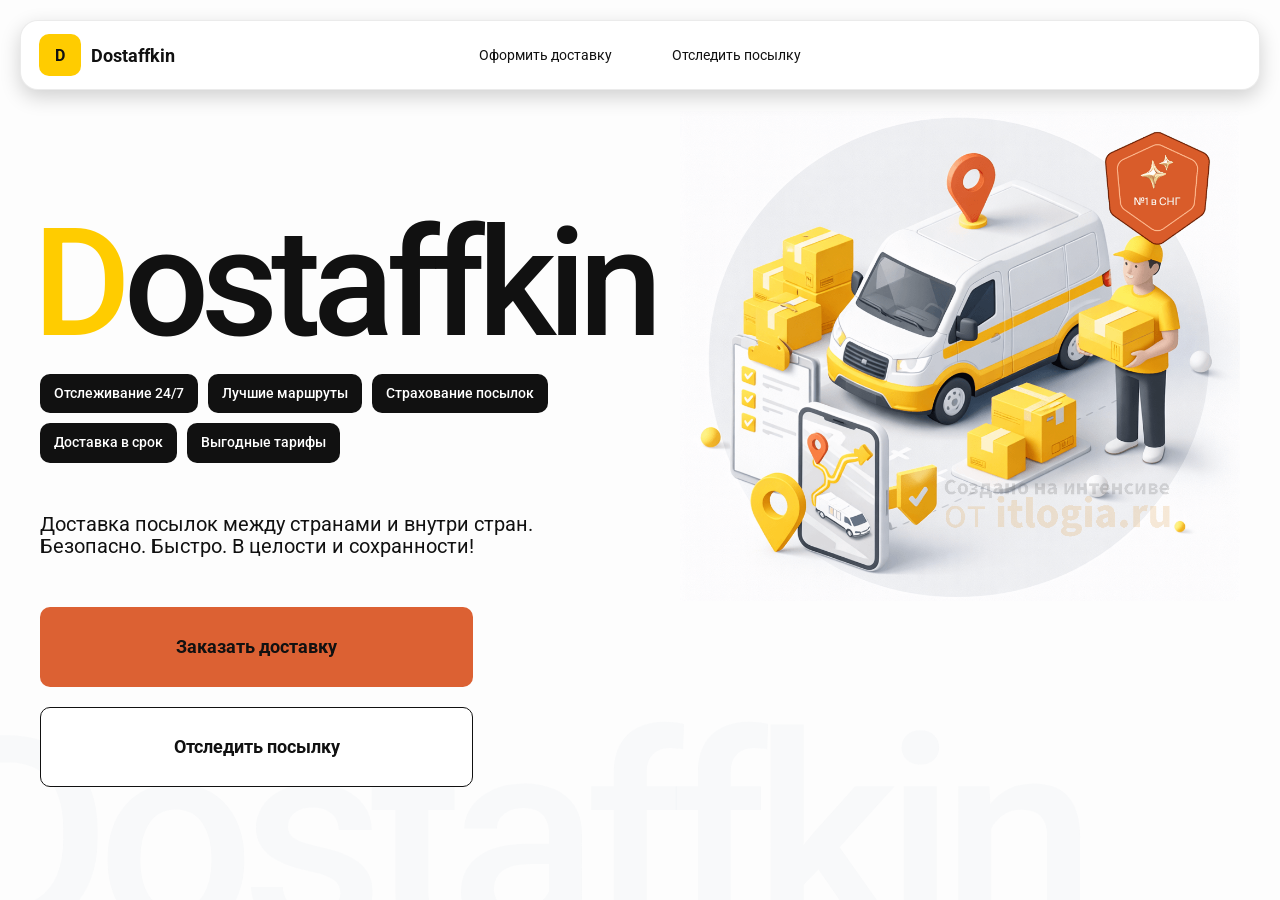
<file: index.html>
<!DOCTYPE html>
<html lang="ru">
<head>
    <meta charset="UTF-8">
    <meta name="viewport" content="width=device-width,initial-scale=1,maximum-scale=1,user-scalable=0"/>
    <title>Dostaffkin — Доставка посылок между странами и внутри стран. Безопасно. Быстро. В целости и
        сохранности!</title>

    <link rel="stylesheet" href="styles/base.css"/>
    <link rel="stylesheet" href="styles/base_adaptive.css"/>
    <link rel="stylesheet" href="styles/index.css"/>
    <link rel="stylesheet" href="styles/index_adaptive.css"/>
</head>
<body>

<div class="container">

    <header class="header">
        <a class="header-brand" href="#">
            <div class="header-logo">D</div>
            <div class="header-title">Dostaffkin</div>
        </a>
        <nav class="header-menu">
            <a class="header-link" href="./order.html">Оформить <span>доставку</span></a>
            <a class="header-link" href="./track.html">Отследить <span>посылку</span></a>
        </nav>
    </header>

    <main class="main">
        <section class="main-info">
            <div class="main-title">
                <span>D</span>ostaffkin
            </div>
            <div class="main-features">
                <div class="main-feature">Отслеживание 24/7</div>
                <div class="main-feature">Лучшие маршруты</div>
                <div class="main-feature">Страхование посылок</div>
                <div class="main-feature">Доставка в срок</div>
                <div class="main-feature">Выгодные тарифы</div>
            </div>
            <div class="main-description">
                Доставка посылок между странами и внутри стран.
                Безопасно. Быстро. В целости и сохранности!
            </div>
            <div class="main-actions">
                <a class="button" type="button" href="./order.html">Заказать доставку</a>
                <a class="button button-white" type="button" href="./track.html">Отследить посылку</a>
            </div>
        </section>
        <div class="main-title-ghost">Dostaffkin</div>
        <section class="main-image">
            <img src="images/main-image.png" alt="Main image"/>
        </section>
    </main>

</div>

</body>
</html>
</file>
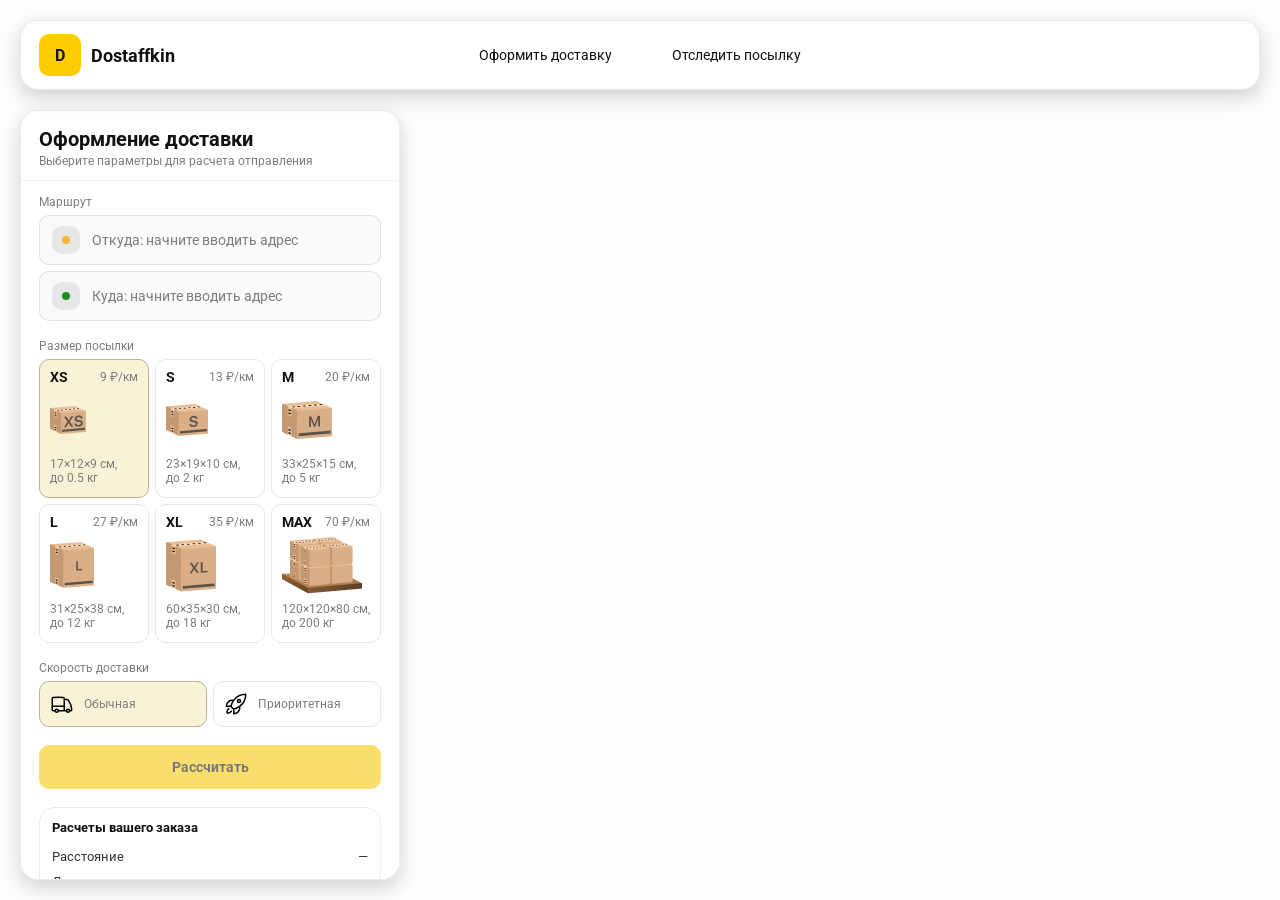
<file: order.html>
<!doctype html>
<html lang="ru">
<head>
    <meta charset="utf-8"/>
    <meta name="viewport" content="width=device-width,initial-scale=1,maximum-scale=1,user-scalable=0"/>
    <title>Оформление доставки</title>

    <link rel="stylesheet" href="styles/base.css"/>
    <link rel="stylesheet" href="styles/base_adaptive.css"/>

    <link rel="stylesheet" href="styles/order.css"/>
    <link rel="stylesheet" href="styles/order_adaptive.css"/>

    <script src="https://api-maps.yandex.ru/2.1/?lang=ru_RU&apikey=281306ed-1cef-46ac-9d2d-6e76b0856dc1&suggest_apikey=db7b5dc1-58e1-4e07-a41d-57877790d0ab" type="text/javascript"></script>
</head>
<body>

<div id="map"></div>

<header class="header">
    <a class="header-brand" href="./index.html">
        <div class="header-logo">D</div>
        <div class="header-title">Dostaffkin</div>
    </a>
    <nav class="header-menu">
        <a class="header-link" href="#">Оформить <span>доставку</span></a>
        <a class="header-link" href="./track.html">Отследить <span>посылку</span></a>
    </nav>
</header>

<aside class="main" id="sidebar">
    <div class="main-header">
        <div class="main-title">Оформление доставки</div>
        <div class="main-text">Выберите параметры для расчета отправления</div>
    </div>

    <div class="main-content">
        <div class="main-route">
            <div class="main-block-title">Маршрут</div>
            <div class="main-fields">
                <div class="main-field" id="fromField">
                    <div class="main-pin"></div>
                    <input id="from" placeholder="Откуда: начните вводить адрес" autocomplete="off"/>
                    <div class="main-ac" id="fromAc" role="listbox" aria-label="Подсказки адресов"></div>
                </div>

                <div class="main-field" id="toField">
                    <div class="main-pin"></div>
                    <input id="to" placeholder="Куда: начните вводить адрес" autocomplete="off"/>
                    <div class="main-ac" id="toAc" role="listbox" aria-label="Подсказки адресов"></div>
                </div>
            </div>
        </div>
        <div class="main-package">
            <div class="main-block-title">Размер посылки</div>

            <div class="main-sizes">
                <div class="main-size-card is-active" data-value="xs">
                    <div class="main-size-top">
                        <div class="main-size-label">XS</div>
                        <div class="main-size-rate">9 ₽/км</div>
                    </div>
                    <div class="main-size-media">
                        <img src="images/sizes/xs.png" alt="Короб XS"/>
                    </div>
                    <div class="main-size-description">17×12×9 см,<br>до 0.5 кг</div>
                </div>

                <div class="main-size-card" data-value="s">
                    <div class="main-size-top">
                        <div class="main-size-label">S</div>
                        <div class="main-size-rate">13 ₽/км</div>
                    </div>
                    <div class="main-size-media">
                        <img src="images/sizes/s.png" alt="Короб S"/>
                    </div>
                    <div class="main-size-description">23×19×10 см,<br>до 2 кг</div>
                </div>

                <div class="main-size-card" data-value="m">
                    <div class="main-size-top">
                        <div class="main-size-label">M</div>
                        <div class="main-size-rate">20 ₽/км</div>
                    </div>
                    <div class="main-size-media">
                        <img src="images/sizes/m.png" alt="Короб M"/>
                    </div>
                    <div class="main-size-description">33×25×15 см,<br>до 5 кг</div>
                </div>

                <div class="main-size-card" data-value="l">
                    <div class="main-size-top">
                        <div class="main-size-label">L</div>
                        <div class="main-size-rate">27 ₽/км</div>
                    </div>
                    <div class="main-size-media">
                        <img src="images/sizes/l.png" alt="Короб L"/>
                    </div>
                    <div class="main-size-description">31×25×38 см,<br>до 12 кг</div>
                </div>

                <div class="main-size-card" data-value="xl">
                    <div class="main-size-top">
                        <div class="main-size-label">XL</div>
                        <div class="main-size-rate">35 ₽/км</div>
                    </div>
                    <div class="main-size-media">
                        <img src="images/sizes/xl.png" alt="Короб XL"/>
                    </div>
                    <div class="main-size-description">60×35×30 см,<br>до 18 кг</div>
                </div>

                <div class="main-size-card" data-value="max">
                    <div class="main-size-top">
                        <div class="main-size-label">MAX</div>
                        <div class="main-size-rate">70 ₽/км</div>
                    </div>
                    <div class="main-size-media main-size-media-palleta">
                        <img src="images/sizes/max.png" alt="Паллета"/>
                    </div>
                    <div class="main-size-description">120×120×80 см,<br>до 200 кг</div>
                </div>
            </div>
        </div>

        <div class="main-speed">
            <div class="main-block-title">Скорость доставки</div>

            <div class="main-speeds">
                <div class="main-speed-card is-active" data-value="regular">
                    <img class="main-speed-media" src="images/icons/regular.svg" alt="Regular"/>
                    <div class="main-speed-description">Обычная</div>
                </div>
                <div class="main-speed-card" data-value="fast">
                    <img class="main-speed-media" src="images/icons/fast.svg" alt="Fast"/>
                    <div class="main-speed-description">Приоритетная</div>
                </div>

            </div>
        </div>

        <div class="main-calculate-block">
            <button id="calc" class="button calculate-button" type="button" disabled>Рассчитать</button>
        </div>
        <div class="main-result" id="result">
            <div class="main-result-title">Расчеты вашего заказа</div>
            <div class="main-result-lines">
                <div class="main-result-line"><span>Расстояние</span><span id="distanceValue">—</span></div>
                <div class="main-result-line"><span>Доставим через</span><span id="durationValue">—</span></div>
                <div class="main-result-line"><span>Тариф</span><span id="rateValue">—</span></div>
            </div>
            <div class="main-price">
                <div class="main-price-label">Итого</div>
                <div class="main-price-value" id="totalValue">—</div>
            </div>
        </div>
        <div class="main-order-box">
            <div class="main-order-form" id="orderForm">
                <div class="main-order-title">Оформление доставки</div>
                <div class="main-block-info-row">
                    <div class="main-block-title">Контакты</div>
                    <div class="order-fields">
                        <div class="main-field">
                            <input id="customerName" placeholder="Ваше имя" autocomplete="off"/>
                        </div>
                        <div class="main-field">
                            <input id="customerPhone" placeholder="Ваш телефон" autocomplete="off" inputmode="tel"/>
                        </div>
                    </div>
                </div>
                <div class="main-block-info-row extra-info">
                    <div class="main-block-title">Дополнительная информация</div>
                    <div class="main-field textarea">
                        <textarea id="comment" placeholder="Детали доставки и комментарии"></textarea>
                    </div>
                </div>
                <button id="submit" class="button main-submit-request" type="button" disabled>Отправить
                    заявку
                </button>
            </div>

            <div class="main-order-success" id="orderSuccess">
                <div class="main-success-icon">✓</div>
                <div class="main-success-title">Заявка отправлена!</div>
                <div class="main-success-title">Номер отправления – <span id="orderId"></span></div>
                <div class="main-success-subtitle">Мы скоро свяжемся с вами</div>
            </div>
        </div>
    </div>

</aside>

<script src="scripts/order.js"></script>

</body>
</html>
</file>
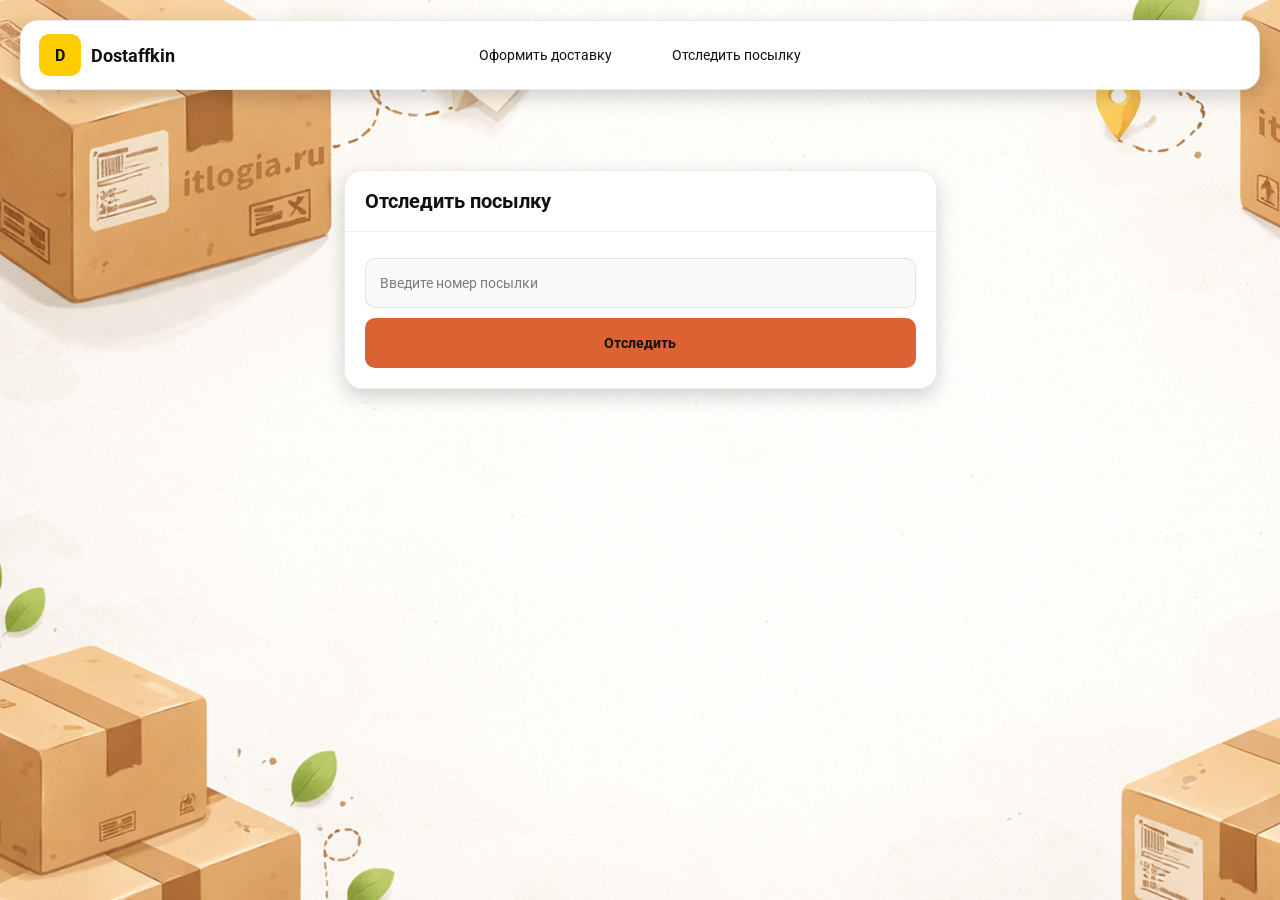
<file: track.html>
<!doctype html>
<html lang="ru">
<head>
    <meta charset="utf-8"/>
    <meta name="viewport" content="width=device-width,initial-scale=1,maximum-scale=1,user-scalable=0"/>
    <title>Отследить посылку</title>
    <link rel="stylesheet" href="styles/base.css"/>
    <link rel="stylesheet" href="styles/base_adaptive.css"/>

    <link rel="stylesheet" href="styles/track.css"/>
    <link rel="stylesheet" href="styles/track_adaptive.css"/>
</head>
<body>

<div class="container">

    <header class="header">
        <a class="header-brand" href="./index.html">
            <div class="header-logo">D</div>
            <div class="header-title">Dostaffkin</div>
        </a>
        <nav class="header-menu">
            <a class="header-link" href="./order.html">Оформить <span>доставку</span></a>
            <a class="header-link" href="#">Отследить <span>посылку</span></a>
        </nav>
    </header>

    <main class="track-content">

        <section class="track-card track-search">
            <div class="track-title">Отследить посылку</div>
            <div class="track-action">
                <div class="main-field track-field">
                    <input id="trackNumber" placeholder="Введите номер посылки" autocomplete="off"/>
                </div>
                <button id="trackButton" class="button track-button" type="button">Отследить</button>
            </div>
        </section>

        <section class="track-card track-result" id="trackResult">
            <div class="track-result-header">
                <div class="track-id" id="trackIdValue"></div>
                <div class="track-routes">
                    <div class="track-route">
                        <div class="track-route-pin">
                            <svg xmlns="http://www.w3.org/2000/svg" fill="none" viewBox="0 0 24 24" stroke-width="1.5"
                                 stroke="orange" class="size-6">
                                <path stroke-linecap="round" stroke-linejoin="round"
                                      d="M15 10.5a3 3 0 1 1-6 0 3 3 0 0 1 6 0Z"/>
                                <path stroke-linecap="round" stroke-linejoin="round"
                                      d="M19.5 10.5c0 7.142-7.5 11.25-7.5 11.25S4.5 17.642 4.5 10.5a7.5 7.5 0 1 1 15 0Z"/>
                            </svg>
                        </div>
                        <div class="track-route-address" id="trackFromValue">
                            Откуда: Москва, улица Арбат, 1
                        </div>
                    </div>
                    <div class="track-route track-route-arrow">
                        <svg xmlns="http://www.w3.org/2000/svg" fill="none" viewBox="0 0 24 24" stroke-width="1.5"
                             stroke="currentColor" class="size-6">
                            <path stroke-linecap="round" stroke-linejoin="round"
                                  d="M19.5 13.5 12 21m0 0-7.5-7.5M12 21V3"/>
                        </svg>
                    </div>
                    <div class="track-route">
                        <div class="track-route-pin">
                            <svg xmlns="http://www.w3.org/2000/svg" fill="none" viewBox="0 0 24 24" stroke-width="1.5"
                                 stroke="green" class="size-6">
                                <path stroke-linecap="round" stroke-linejoin="round"
                                      d="M15 10.5a3 3 0 1 1-6 0 3 3 0 0 1 6 0Z"/>
                                <path stroke-linecap="round" stroke-linejoin="round"
                                      d="M19.5 10.5c0 7.142-7.5 11.25-7.5 11.25S4.5 17.642 4.5 10.5a7.5 7.5 0 1 1 15 0Z"/>
                            </svg>
                        </div>
                        <div class="track-route-address" id="trackToValue">
                            Куда: Минск, проспект Независимости, 58
                        </div>
                    </div>
                </div>
            </div>
            <div class="track-info">
                <div class="track-status-title">Статус данной посылки:</div>
                <div class="track-status-list" id="trackStatusList"></div>
            </div>
        </section>

    </main>

</div>

<script src="scripts/track.js"></script>

</body>
</html>
</file>
<file: styles/base.css>
*, *::before, *::after {
    box-sizing: border-box;
}

@font-face {
    font-family: "Roboto";
    src: url("../fonts/Roboto-Regular.ttf");
    font-weight: normal;
}

@font-face {
    font-family: "Roboto";
    src: url("../fonts/Roboto-Bold.ttf");
    font-weight: bold;
}

@font-face {
    font-family: "Roboto";
    src: url("../fonts/Roboto-Medium.ttf");
    font-weight: 500;
}

html, body {
    margin: 0;
    color: #111111;
    font-family: "Roboto", sans-serif;
}

body {
    background: #FDFDFD;
}

.header {
    border-radius: 18px;
    box-shadow: 0 7px 20px 0 #0000002E;
    backdrop-filter: blur(10px);
    background: #ffffff;
    left: 20px;
    border: 1px solid rgba(0, 0, 0, 0.08);
    position: fixed;
    right: 20px;
    top: 20px;
    padding: 14px 18px;
    height: 70px;
    display: flex;
    align-items: center;
    z-index: 6;
}

.header-brand {
    display: flex;
    align-items: center;
    text-decoration: none;
    gap: 10px;
}

.header-logo {
    width: 42px;
    height: 42px;
    border-radius: 10px;
    background: #FFCC00;
    display: grid;
    place-items: center;
    font-weight: bold;
    color: #111;
}

.header-title {
    font-size: 18px;
    font-weight: bold;
    color: #111111;
    text-decoration: none;
}

.header-menu {
    display: flex;
    align-items: center;
    gap: 60px;
    margin: 0;
    position: absolute;
    left: 50%;
    transform: translateX(-50%);
}

.header-link {
    font-size: 14px;
    color: #111111;
    text-decoration: none;
}

.button {
    border: 0;
    outline: none;
    height: 44px;
    border-radius: 10px;
    font-size: 14px;
    font-weight: bold;
    cursor: pointer;
    font-family: inherit;
    transition: transform .08s ease, opacity .12s ease;
    background: #DC6133;
    color: #111111;
    text-align: center;
    text-decoration: none;
}

.button:hover {
    background-color: #E5BC19;
}

.button:disabled {
    cursor: not-allowed;
    background-color: #FADE6E;
    color: #787878;
    transform: none;
}

.button.button-white {
    background: #ffffff;
    border: 1px solid #111111;
}

.button.button-white:hover {
    background: rgb(241 241 241);
}

.main-field {
    display: flex;
    align-items: center;
    margin-top: 6px;
    gap: 10px;
    border: 1px solid #1111111A;
    background: #FAFAFA;
    border-radius: 10px;
    padding: 10px 12px;
    position: relative;
    box-sizing: border-box;
    height: 50px;
}

.main-field.textarea {
    height: auto;
}

.main-pin {
    width: 28px;
    height: 28px;
    border-radius: 10px;
    background: rgba(17, 17, 17, 0.08);
    display: grid;
    place-items: center;
    flex: 0 0 auto;
    position: relative;
}

.main-pin::before {
    content: "";
    width: 8px;
    height: 8px;
    border-radius: 999px;
    background: orange;
    opacity: .75;
    display: block;
}

.main-field:last-child .main-pin::before {
    background: green;
    opacity: .85;
}

input, textarea {
    width: 100%;
    border: 0;
    outline: none;
    background: transparent;
    font-size: 14px;
    color: #111111;
    font-family: inherit;
}

textarea {
    resize: vertical;
    min-height: 72px;
    padding: 2px 0;
}

input::placeholder, textarea::placeholder {
    color: #7C7C7C;
}

.main-field:focus-within {
    border-color: rgba(0, 0, 0, 0.20);
    box-shadow: 0 0 0 4px rgba(255, 204, 0, 0.35);
    background: rgba(255, 255, 255, 0.75);
}
</file>
<file: styles/base_adaptive.css>
@media (max-width: 767px) {
    .header {
        left: 10px;
        right: 10px;
        top: 10px;
    }

    .header-link span {
        display: none;
    }

    .header-menu {
        gap: 20px;
        justify-content: flex-start;
        margin: 0 0 0 30px;
        position: static;
        transform: none;
    }
}

@media (max-width: 420px) {
    .header-title {
        display: none;
    }
}

@media (max-width: 374px) {
    .header-menu {
        gap: 10px;
        margin: 0 0 0 10px;
    }
}
</file>
<file: styles/index.css>
.container {
    overflow: hidden;
    min-height: 100vh;
}

.main {
    padding: 111px 40px 40px;
    position: relative;
    display: flex;
}

.main-info {
    max-width: 840px;
    width: 100%;
    position: relative;
}

.main-title {
    margin-top: 98px;
    font-weight: 500;
    font-size: 200px;
    line-height: 1;
    letter-spacing: -0.05em;
    color: #111111;
    left: -15px;
    position: relative;
}

.main-title span {
    color: #ffcc00;
}

.main-features {
    margin-top: 15px;
    display: flex;
    flex-wrap: wrap;
    gap: 10px;
}

.main-feature {
    background: #111111;
    color: #ffffff;
    padding: 12px 14px;
    font-weight: 500;
    font-size: 14px;
    line-height: 1.1;
    border-radius: 10px;
}
.main-description {
    margin-top: 50px;
    max-width: 500px;
    font-size: 20px;
    line-height: 1.1;
    color: #111111;
}

.main-actions {
    margin-top: 50px;
    display: flex;
    flex-direction: column;
    gap: 20px;
}

.main-actions .button {
    height: 80px;
    width: 433px;
    font-size: 18px;
    font-weight: bold;
    place-items: center;
    display: grid;
}

.main-title-ghost {
    position: absolute;
    z-index: -1;
    left: -70px;
    bottom: -150px;
    font-weight: 500;
    font-size: 278px;
    line-height: 1;
    letter-spacing: -0.05em;
    color: #ECEDF04D;
}

.main-image {
    width: 1024px;
    top: 100px;
    z-index: -2;
}

.main-image img {
    width: 100%;
    max-width: 1024px;
    height: auto;
    display: block;
}
</file>
<file: styles/index_adaptive.css>
@media (max-width: 1760px) {
    .main-title {
        font-size: 150px;
        left: -7px;
    }

    .main-info {
        max-width: 640px;
    }
}

@media (max-width: 1200px) {
    .main-info {
        max-width: 540px;
    }

    .main {
        padding: 111px 20px 20px;
    }

    .main-title {
        font-size: 120px;
        left: -4px;
    }

    .main-title-ghost {
        font-size: 220px;
    }
}

@media (max-width: 1024px) {
    .main-title {
        margin-top: 30px;
    }

    .main {
        flex-direction: column-reverse;
    }

    .main-image {
        max-width: 350px;
        position: absolute;
        left: 370px;
        top: 370px;
    }

    .main-info {
        max-width: 100%;
    }

    .main-actions {
        gap: 10px;
    }

    .main-actions .button {
        height: 50px;
        font-size: 14px;
        width: auto;
        max-width: 300px;
    }

    .main-description {
        max-width: 350px;
    }
}

@media (max-width: 570px) {
    .main-title {
        font-size: 88px;
    }

    .main-description {
        max-width: 100%
    }

    .main-actions {
        width: 100%;
    }

    .main-actions .button {
        width: 100%;
        max-width: 100%
    }

    .main-image {
        max-width: 650px;
        position: absolute;
        left: 170px;
        top: 70px;
        opacity: 0.2;
    }
}

@media (max-width: 400px) {
    .main-title {
        font-size: 70px;
    }
}
</file>
<file: styles/order.css>
#map {
    /*background-image: url("../images/order-bg.png");*/
    /*background-size: cover;*/
    position: fixed;
    inset: 0;
}

.main {
    border-radius: 18px;
    box-shadow: 0 7px 20px 0 #0000002E;
    backdrop-filter: blur(10px);
    background: rgba(255, 255, 255, 0.96);
    left: 20px;
    border: 1px solid rgba(0, 0, 0, 0.08);
    position: fixed;
    top: 110px;
    bottom: 20px;
    width: 380px;
    display: flex;
    flex-direction: column;
    overflow: hidden;
    z-index: 5;
}

.main-header {
    padding: 18px 18px 12px 18px;
    border-bottom: 1px solid rgba(0, 0, 0, 0.06);
    display: flex;
    flex-direction: column;
}

.main-title {
    font-size: 20px;
    line-height: 100%;
    font-weight: bold;
}

.main-text {
    font-size: 12px;
    margin-top: 5px;
    color: #7C7C7C;
}

.main-content {
    padding: 14px 18px 18px 18px;
    overflow: auto;
    scrollbar-width: none;
    display: flex;
    flex-direction: column;
    gap: 18px;
    flex: 1;
}

.main-block-title {
    font-size: 12px;
    color: #7C7C7C;
}

.main-route .main-block-title,
.main-package .main-block-title {
    margin-bottom: 6px;
}

.main-sizes {
    display: grid;
    gap: 6px;
    grid-template-columns: repeat(3, 1fr);
}

.main-size-card {
    border: 1px solid #E8E8E7;
    background: #FFFFFF;
    border-radius: 10px;
    padding: 10px;
    cursor: pointer;
    user-select: none;
    transition: transform .08s ease, border-color .12s ease, background .12s ease;
    min-height: 139px;
}

.main-size-card:hover {
    transform: translateY(-1px);
}

.main-size-card.is-active {
    background-color: #F8F2D6;
    border-color: #B7B196;
}

.main-size-top {
    display: flex;
    align-items: center;
    justify-content: space-between;
}

.main-size-label {
    font-weight: bold;
    font-size: 14px;
    color: #111111;
    line-height: 100%;
}

.main-size-rate {
    font-size: 12px;
    color: #7C7C7C;
    line-height: 100%;
}

.main-size-media {
    margin-top: 8px;
    height: 57px;
}

.main-size-description {
    margin-top: 8px;
    font-size: 12px;
    color: #7C7C7C;
    line-height: 1.2;
}

.calculate-button {
    width: 100%;
}

.main-result {
    border: 1px solid rgba(0, 0, 0, 0.08);
    background: rgba(255, 255, 255, 0.75);
    border-radius: 16px;
    padding: 12px;
    line-height: 1.25;
}

.main-result-title {
    font-weight: bold;
    font-size: 13px;
    color: #111111;
    margin-bottom: 13px;
}

.main-result-lines {
    gap: 8px;
    display: flex;
    flex-direction: column;
}

.main-result-line {
    font-size: 13px;
    color: rgba(17, 17, 17, 0.85);
    display: flex;
    justify-content: space-between;
}

.main-price {
    margin-top: 18px;
    padding-top: 10px;
    border-top: 1px dashed rgba(0, 0, 0, 0.12);
    display: flex;
    align-items: baseline;
    justify-content: space-between;
}

.main-price-label {
    font-size: 12px;
    color: rgba(17, 17, 17, 0.55);
}

.main-price-value {
    font-size: 20px;
    font-weight: bold;
    color: #111111;
    letter-spacing: -0.3px;
}

.main-order-box {
    background: #ffffff;
    border: 1px solid #E8E8E7;
    border-radius: 10px;
    padding: 12px;
}

.main-order-title {
    margin-bottom: 8px;
    font-weight: bold;
    font-size: 14px;
    color: #111111;
}

.main-block-info {
    display: flex;
    flex-direction: column;
    gap: 6px;
}

.order-fields {
    display: grid;
    grid-template-columns: 1fr 1fr;
    column-gap: 10px;
    margin-top: 6px;
}

.main-block-info-row.extra-info {
    display: block;
    margin-top: 13px;
}

.main-submit-request {
    width: 100%;
    margin-top: 6px;
}

.main-order-success {
    display: none;
    text-align: center;
    padding: 22px 12px;
    gap: 12px;
}

.main-order-success.is-visible {
    display: flex;
    flex-direction: column;
    align-items: center;
}

.main-success-icon {
    width: 56px;
    height: 56px;
    border-radius: 50%;
    background: #16a34a;
    color: #ffffff;
    display: grid;
    place-items: center;
    font-size: 30px;
}

.main-success-title {
    font-size: 14px;
    font-weight: bold;
    color: #111111;
}

.main-success-subtitle {
    font-size: 12px;
    color: rgba(17, 17, 17, 0.55);
    line-height: 1.3;
}

.main-speed .main-block-title {
    margin-bottom: 6px;
}

.main-speeds {
    display: grid;
    gap: 6px;
    grid-template-columns: repeat(2, 1fr);
}

.main-speed-card {
    border: 1px solid #E8E8E7;
    background: #FFFFFF;
    border-radius: 10px;
    padding: 10px;
    cursor: pointer;
    user-select: none;
    transition: transform .08s ease, border-color .12s ease, background .12s ease;
    display: flex;
    align-items: center;
    gap: 10px;
}

.main-speed-card:hover {
    transform: translateY(-1px);
}

.main-speed-card.is-active {
    background-color: #F8F2D6;
    border-color: #B7B196;
}

.main-speed-description {
    font-size: 12px;
    color: #7C7C7C;
    line-height: 1.2;
}
</file>
<file: styles/order_adaptive.css>
@media (max-width: 767px) {
    .main {
        left: 10px;
        right: 10px;
        top: 50%;
        bottom: 12px;
        width: auto;
        max-width: none;
    }
}

@media (max-width: 420px) {
    .main-sizes {
        grid-template-columns: repeat(2, 1fr);
    }
}
</file>
<file: styles/track.css>
.container {
    background: #F4F4F4 url("../images/track-bg.png");
    background-size: cover;
    min-height: 100vh;
    padding: 170px 0 50px 0;
}

.track-content {
    width: 593px;
    margin: 0 auto;
}

.track-card {
    width: 100%;
    border-radius: 18px;
    box-shadow: 0 7px 20px 0 #0000002E;
    backdrop-filter: blur(10px);
    background: rgba(255, 255, 255, 0.96);
    border: 1px solid rgba(0, 0, 0, 0.08);
}

.track-title {
    font-size: 20px;
    line-height: 100%;
    font-weight: bold;
    border-bottom: 1px solid #EEEEEE;
    padding: 20px;
}

.track-action {
    padding: 20px;
}

.track-button {
    width: 100%;
    height: 50px;
}

.track-field {
    margin-bottom: 10px;
}

.track-result {
    margin-top: 5px;
    display: none;
}

.track-result.is-visible {
    display: block;
}

.track-result-header {
    font-weight: bold;
    font-size: 14px;
    color: #111111;
    padding: 20px;
    border-bottom: 1px solid #EEEEEE;
}

.track-id {
    margin-bottom: 12px;
    font-size: 20px;
}

.track-routes {
    display: flex;
    flex-direction: column;
    gap: 10px;
    font-weight: normal;
}

.track-route {
    display: flex;
    align-items: center;
    gap: 10px;
}

.track-route-pin {
    width: 24px;
    height: 24px;
    flex-shrink: 0;
}

.track-route-arrow {
    padding: 15px 0;
    width: 24px;
    height: 24px;
}

.track-info {
    padding: 20px;
}

.track-status {
    display: flex;
    align-items: center;
    font-size: 12px;
    gap: 10px;
}

.track-status-title {
    font-size: 14px;
    color: #111111;
    margin-bottom: 20px;
}

.track-status-list {
    display: flex;
    flex-direction: column;
    gap: 15px;
}

.track-status-icon {
    width: 40px;
    height: 40px;
    border-radius: 50%;
    background: rgba(17, 17, 17, 0.08);
    display: grid;
    place-items: center;
    flex: 0 0 auto;
}

.track-status.created .track-status-icon {
    background-color: #F1CB00;
}

.track-status.in-way .track-status-icon {
    background-color: #F08A11;
}

.track-status.ready .track-status-icon {
    background-color: #A35D0A;
}

.track-status.done .track-status-icon {
    background-color: #37C93B;
}

.track-status-text {
    display: flex;
    align-items: center;
    justify-content: space-between;
    color: #111111;
    font-size: 12px;
    flex: 1;
}

.track-status-date {
    color: rgba(17, 17, 17, 0.55);
}
</file>
<file: styles/track_adaptive.css>
@media (max-width: 767px) {
    .container {
        padding: 130px 0 50px 0;
    }

    .track-content {
        width: 100%;
        padding-left: 10px;
        padding-right: 10px;
    }

    .track-result-header {
        padding: 20px;
    }
}
</file>
